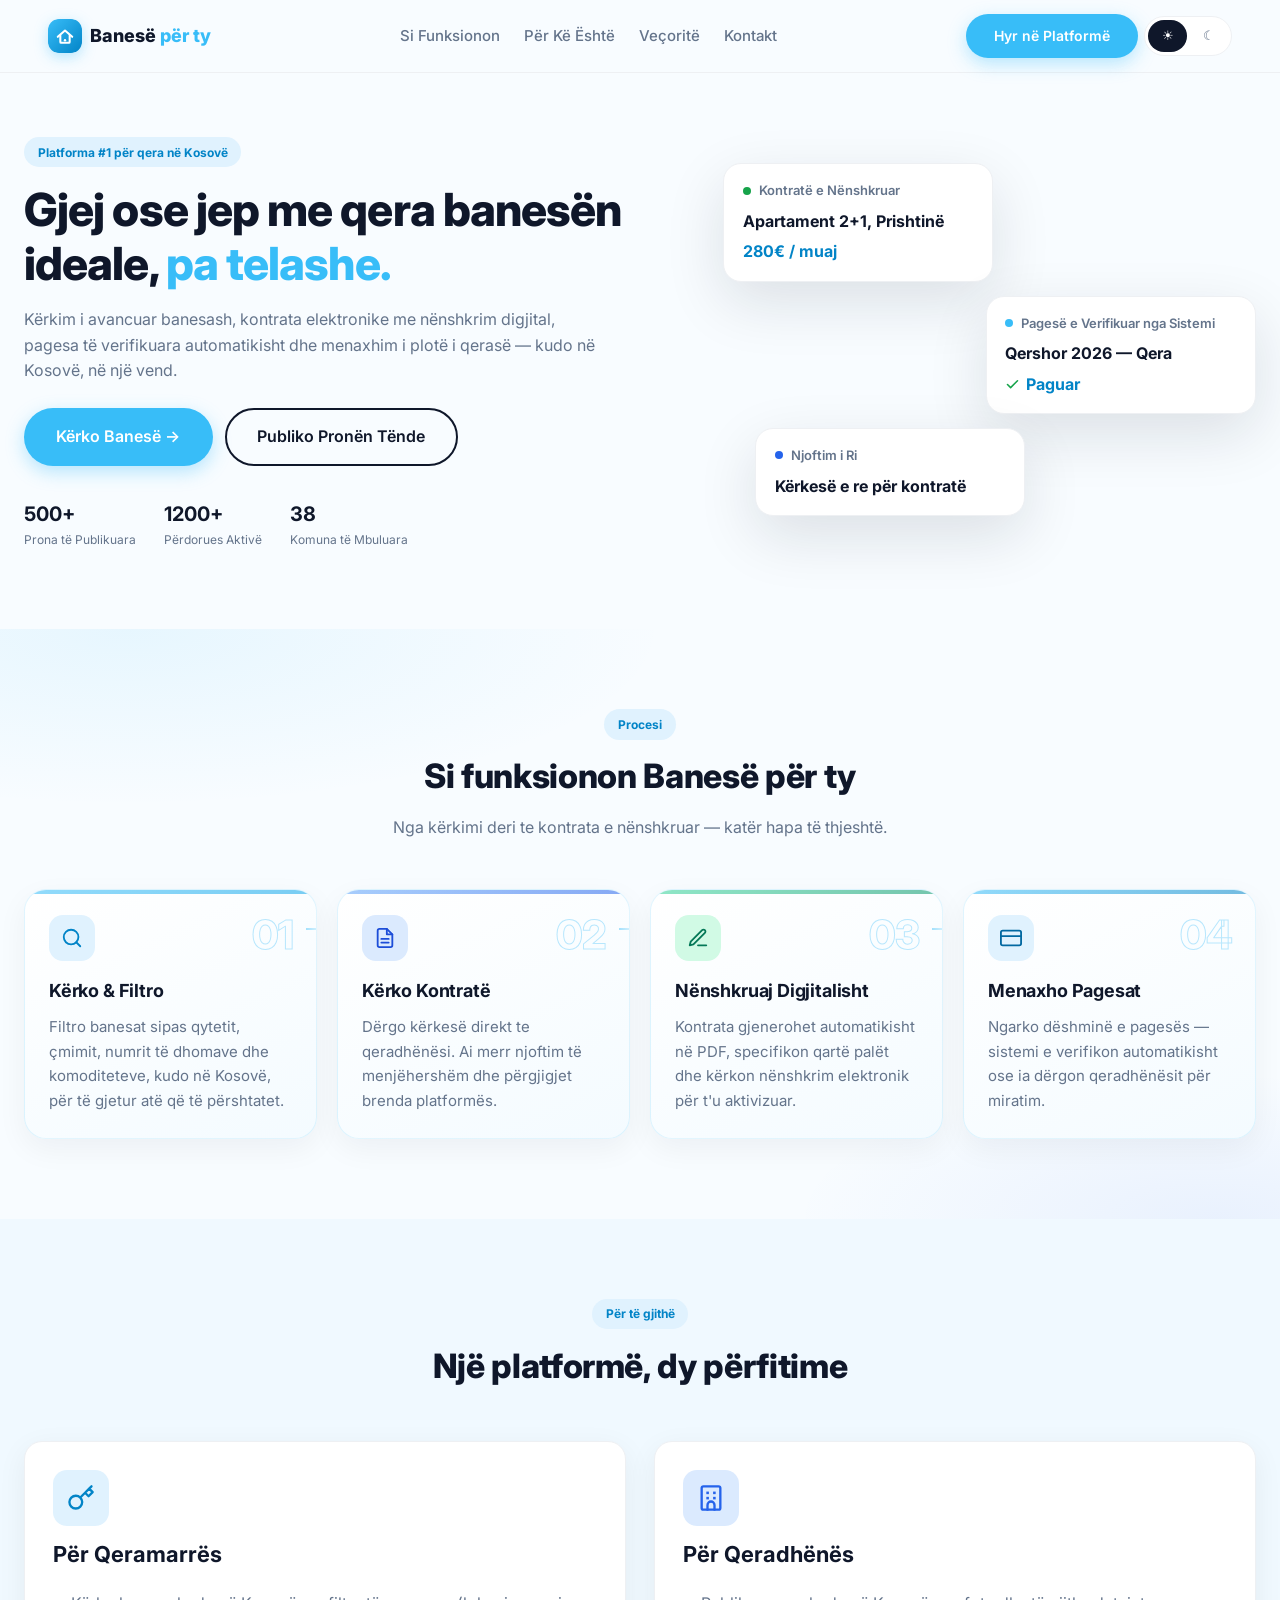
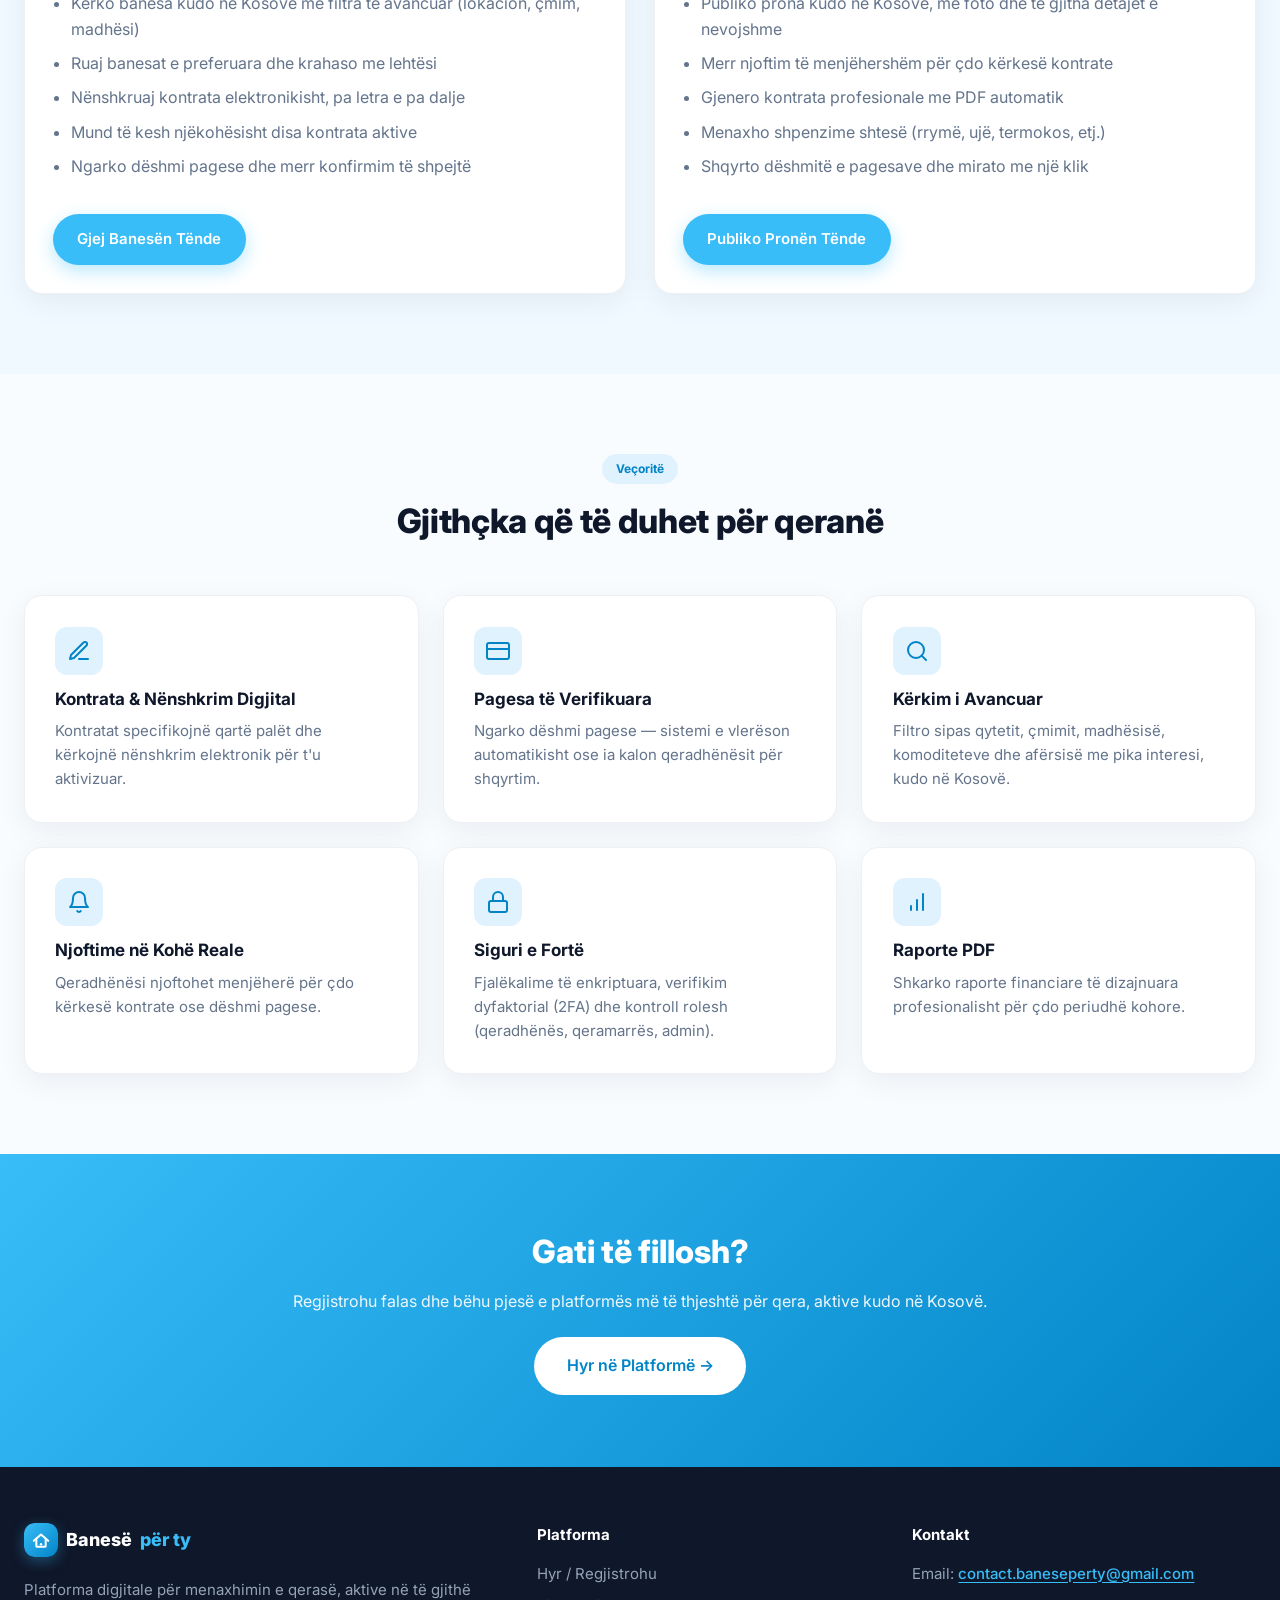
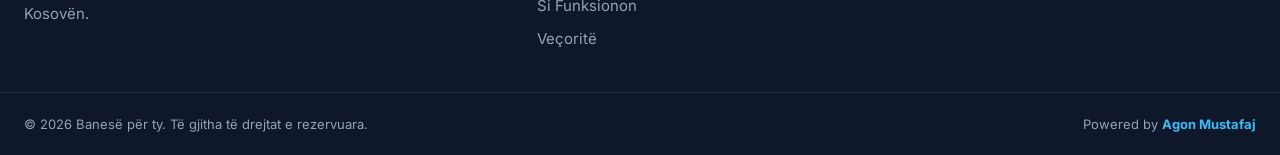
<file: index.html>
<!DOCTYPE html>
<html lang="sq">
<head>
<meta charset="UTF-8" />
<meta name="viewport" content="width=device-width, initial-scale=1.0" />
<title>Banesë për ty — Platforma për Qera në Kosovë</title>
<meta name="description" content="Banesë për ty është platforma digjitale në Kosovë për kërkim banesash me qera, kontrata elektronike, pagesa të verifikuara dhe menaxhim qeraje — kudo në vend." />
<meta name="keywords" content="banesa me qera Kosovë, qera apartamente Prishtinë, kontrata qeraje online, platformë qeraje, banesa për qeramarrës, qeradhënës Kosovë" />
<meta name="author" content="Agon Mustafaj" />
<meta name="robots" content="index, follow" />
<link rel="icon" type="image/svg+xml" href="favicon.svg" />
<link rel="apple-touch-icon" href="favicon.svg" />
<link rel="canonical" href="https://banese-per-ty.agonmustafaj01.workers.dev/" />

<!-- Open Graph / Social -->
<meta property="og:type" content="website" />
<meta property="og:url" content="https://banese-per-ty.agonmustafaj01.workers.dev/" />
<meta property="og:site_name" content="Banesë për ty" />
<meta property="og:title" content="Banesë për ty — Platforma për Qera në Kosovë" />
<meta property="og:description" content="Gjej ose jep me qera banesën ideale kudo në Kosovë. Kontrata elektronike, pagesa të verifikuara dhe kërkim i avancuar — gjithçka në një platformë." />
<meta property="og:locale" content="sq_AL" />
<meta name="twitter:card" content="summary_large_image" />
<meta name="twitter:title" content="Banesë për ty — Platforma për Qera në Kosovë" />
<meta name="twitter:description" content="Gjej ose jep me qera banesën ideale kudo në Kosovë, me kontrata elektronike dhe pagesa të verifikuara." />

<link rel="preconnect" href="https://fonts.googleapis.com" />
<link rel="preconnect" href="https://fonts.gstatic.com" crossorigin />
<link href="https://fonts.googleapis.com/css2?family=Inter:wght@400;500;600;700;800&display=swap" rel="stylesheet" />
<link rel="stylesheet" href="css/theme.css?v=5" />
<link rel="stylesheet" href="css/landing.css?v=18" />

<script type="application/ld+json">
{
  "@context": "https://schema.org",
  "@type": "WebSite",
  "name": "Banesë për ty",
  "url": "https://banese-per-ty.agonmustafaj01.workers.dev/",
  "description": "Platforma digjitale për menaxhimin e qerasë në Kosovë — kërkim banesash, kontrata elektronike dhe pagesa të verifikuara.",
  "inLanguage": "sq",
  "publisher": {
    "@type": "Organization",
    "name": "Banesë për ty",
    "url": "https://banese-per-ty.agonmustafaj01.workers.dev/"
  }
}
</script>
</head>
<body>

<header class="site-header" id="top">
  <div class="container header-shell">
    <a href="#top" class="logo">
      <svg class="logo-mark" width="34" height="34" viewBox="0 0 40 40" fill="none" xmlns="http://www.w3.org/2000/svg" aria-hidden="true" focusable="false">
        <rect width="40" height="40" rx="11" fill="url(#lgGradHeader)"/>
        <path d="M11.5 21 20 13.5 28.5 21" stroke="#fff" stroke-width="2.4" stroke-linecap="round" stroke-linejoin="round"/>
        <path d="M14.5 19.5V27a1 1 0 0 0 1 1h9a1 1 0 0 0 1-1v-7.5" stroke="#fff" stroke-width="2.4" stroke-linecap="round" stroke-linejoin="round"/>
        <circle cx="20" cy="25" r="1.4" fill="#fff"/>
        <defs>
          <linearGradient id="lgGradHeader" x1="0" y1="0" x2="40" y2="40" gradientUnits="userSpaceOnUse">
            <stop offset="0" style="stop-color:var(--primary)"/>
            <stop offset="1" style="stop-color:var(--primary-dark)"/>
          </linearGradient>
        </defs>
      </svg>
      <span class="logo-text">Banesë <span>për ty</span></span>
    </a>
    <nav class="main-nav" id="main-nav" aria-label="Kryesore">
      <a href="#si-funksionon">Si Funksionon</a>
      <a href="#per-kend">Për Kë Është</a>
      <a href="#veçorite">Veçoritë</a>
      <a href="#kontakt">Kontakt</a>
    </nav>
    <div class="header-actions">
      <a href="Website/index.html" class="btn btn-primary header-cta" data-app-entry="login">Hyr në Platformë</a>
      <div class="header-controls" id="header-theme" aria-label="Tema"></div>
      <button class="nav-toggle" id="nav-toggle" aria-label="Hap menynë" aria-expanded="false">
        <span class="nav-toggle-bar"></span>
        <span class="nav-toggle-bar"></span>
        <span class="nav-toggle-bar"></span>
      </button>
    </div>
  </div>
</header>

<main>
  <section class="hero">
    <div class="container hero-inner">
      <div class="hero-text">
        <a href="Website/index.html" class="btn btn-primary btn-lg hero-platform-cta" data-app-entry="login">Hyr në Platformë</a>
        <span class="eyebrow">Platforma #1 për qera në Kosovë</span>
        <h1 data-i18n-html="hero.title">Gjej ose jep me qera banesën ideale, <span class="accent">pa telashe.</span></h1>
        <p class="hero-sub" data-i18n="hero.sub">Kërkim i avancuar banesash, kontrata elektronike me nënshkrim digjital, pagesa të verifikuara automatikisht dhe menaxhim i plotë i qerasë — kudo në Kosovë, në një vend.</p>
        <div class="hero-cta">
          <a href="Website/index.html" class="btn btn-primary btn-lg" data-app-entry="search" data-i18n="hero.ctaSearch">Kërko Banesë →</a>
          <a href="Website/index.html" class="btn btn-outline btn-lg" data-app-entry="publish" data-i18n="hero.ctaPublish">Publiko Pronën Tënde</a>
        </div>
        <div class="hero-trust">
          <div><strong>500+</strong><span data-i18n="hero.trust1">Prona të Publikuara</span></div>
          <div><strong>1200+</strong><span data-i18n="hero.trust2">Përdorues Aktivë</span></div>
          <div><strong>38</strong><span data-i18n="hero.trust3">Komuna të Mbuluara</span></div>
        </div>
      </div>
      <div class="hero-art" aria-hidden="true">
        <div class="hero-card card-1">
          <div class="hc-row"><span class="hc-dot green"></span> <span data-i18n="heroCard.signed">Kontratë e Nënshkruar</span></div>
          <div class="hc-title">Apartament 2+1, Prishtinë</div>
          <div class="hc-price"><span data-i18n="heroCard.perMonth">280€ / muaj</span></div>
        </div>
        <div class="hero-card card-2">
          <div class="hc-row"><span class="hc-dot orange"></span> <span data-i18n="heroCard.verified">Pagesë e Verifikuar nga Sistemi</span></div>
          <div class="hc-title" data-i18n="heroCard.rentJune">Qershor 2026 — Qera</div>
          <div class="hc-price"><svg class="icon-check" viewBox="0 0 24 24" fill="none" stroke="currentColor" stroke-width="2.5" stroke-linecap="round" stroke-linejoin="round" aria-hidden="true"><polyline points="20 6 9 17 4 12"/></svg><span data-i18n="heroCard.paid">Paguar</span></div>
        </div>
        <div class="hero-card card-3">
          <div class="hc-row"><span class="hc-dot blue"></span> <span data-i18n="heroCard.newNotif">Njoftim i Ri</span></div>
          <div class="hc-title" data-i18n="heroCard.newRequest">Kërkesë e re për kontratë</div>
        </div>
      </div>
    </div>
  </section>

  <section id="si-funksionon" class="section">
    <div class="container">
      <div class="section-head">
        <span class="eyebrow" data-i18n="steps.eyebrow">Procesi</span>
        <h2 data-i18n="steps.title">Si funksionon Banesë për ty</h2>
        <p data-i18n="steps.subtitle">Nga kërkimi deri te kontrata e nënshkruar — katër hapa të thjeshtë.</p>
      </div>
      <div class="steps-grid">
        <article class="step-card" data-step="1">
          <div class="step-card__accent" aria-hidden="true"></div>
          <div class="step-card__head">
            <span class="step-card__icon step-card__icon--search" aria-hidden="true">
              <svg viewBox="0 0 24 24" fill="none" stroke="currentColor" stroke-width="2" stroke-linecap="round" stroke-linejoin="round"><circle cx="11" cy="11" r="8"/><line x1="21" y1="21" x2="16.65" y2="16.65"/></svg>
            </span>
            <span class="step-card__num">01</span>
          </div>
          <h3 data-i18n="step1.title">Kërko & Filtro</h3>
          <p data-i18n="step1.desc">Filtro banesat sipas qytetit, çmimit, numrit të dhomave dhe komoditeteve, kudo në Kosovë, për të gjetur atë që të përshtatet.</p>
        </article>
        <article class="step-card" data-step="2">
          <div class="step-card__accent" aria-hidden="true"></div>
          <div class="step-card__head">
            <span class="step-card__icon step-card__icon--contract" aria-hidden="true">
              <svg viewBox="0 0 24 24" fill="none" stroke="currentColor" stroke-width="2" stroke-linecap="round" stroke-linejoin="round"><path d="M14 2H6a2 2 0 0 0-2 2v16a2 2 0 0 0 2 2h12a2 2 0 0 0 2-2V8z"/><polyline points="14 2 14 8 20 8"/><line x1="16" y1="13" x2="8" y2="13"/><line x1="16" y1="17" x2="8" y2="17"/></svg>
            </span>
            <span class="step-card__num">02</span>
          </div>
          <h3 data-i18n="step2.title">Kërko Kontratë</h3>
          <p data-i18n="step2.desc">Dërgo kërkesë direkt te qeradhënësi. Ai merr njoftim të menjëhershëm dhe përgjigjet brenda platformës.</p>
        </article>
        <article class="step-card" data-step="3">
          <div class="step-card__accent" aria-hidden="true"></div>
          <div class="step-card__head">
            <span class="step-card__icon step-card__icon--sign" aria-hidden="true">
              <svg viewBox="0 0 24 24" fill="none" stroke="currentColor" stroke-width="2" stroke-linecap="round" stroke-linejoin="round"><path d="M12 20h9"/><path d="M16.5 3.5a2.121 2.121 0 0 1 3 3L7 19l-4 1 1-4L16.5 3.5z"/></svg>
            </span>
            <span class="step-card__num">03</span>
          </div>
          <h3 data-i18n="step3.title">Nënshkruaj Digjitalisht</h3>
          <p data-i18n="step3.desc">Kontrata gjenerohet automatikisht në PDF, specifikon qartë palët dhe kërkon nënshkrim elektronik për t'u aktivizuar.</p>
        </article>
        <article class="step-card" data-step="4">
          <div class="step-card__accent" aria-hidden="true"></div>
          <div class="step-card__head">
            <span class="step-card__icon step-card__icon--pay" aria-hidden="true">
              <svg viewBox="0 0 24 24" fill="none" stroke="currentColor" stroke-width="2" stroke-linecap="round" stroke-linejoin="round"><rect x="1" y="4" width="22" height="16" rx="2"/><line x1="1" y1="10" x2="23" y2="10"/></svg>
            </span>
            <span class="step-card__num">04</span>
          </div>
          <h3 data-i18n="step4.title">Menaxho Pagesat</h3>
          <p data-i18n="step4.desc">Ngarko dëshminë e pagesës — sistemi e verifikon automatikisht ose ia dërgon qeradhënësit për miratim.</p>
        </article>
      </div>
    </div>
  </section>

  <section id="per-kend" class="section alt">
    <div class="container">
      <div class="section-head">
        <span class="eyebrow" data-i18n="perKend.eyebrow">Për të gjithë</span>
        <h2 data-i18n="perKend.title">Një platformë, dy përfitime</h2>
      </div>
      <div class="two-col">
        <div class="persona-card">
          <div class="persona-icon persona-icon-tenant"><svg viewBox="0 0 24 24" fill="none" stroke="currentColor" stroke-width="2" stroke-linecap="round" stroke-linejoin="round" aria-hidden="true"><path d="M21 2l-2 2m-7.61 7.61a5.5 5.5 0 1 1-7.778 7.778 5.5 5.5 0 0 1 7.777-7.777zm0 0L15.5 7.5m0 0l3 3L22 7l-3-3m-3.5 3.5L19 4"/></svg></div>
          <h3 data-i18n="tenant.title">Për Qeramarrës</h3>
          <ul>
            <li data-i18n="tenant.li1">Kërko banesa kudo në Kosovë me filtra të avancuar (lokacion, çmim, madhësi)</li>
            <li data-i18n="tenant.li2">Ruaj banesat e preferuara dhe krahaso me lehtësi</li>
            <li data-i18n="tenant.li3">Nënshkruaj kontrata elektronikisht, pa letra e pa dalje</li>
            <li data-i18n="tenant.li4">Mund të kesh njëkohësisht disa kontrata aktive</li>
            <li data-i18n="tenant.li5">Ngarko dëshmi pagese dhe merr konfirmim të shpejtë</li>
          </ul>
          <a href="Website/index.html" class="btn btn-primary" data-app-entry="search" data-i18n="tenant.cta">Gjej Banesën Tënde</a>
        </div>
        <div class="persona-card">
          <div class="persona-icon persona-icon-landlord"><svg viewBox="0 0 24 24" fill="none" stroke="currentColor" stroke-width="2" stroke-linecap="round" stroke-linejoin="round" aria-hidden="true"><rect x="4" y="2" width="16" height="20" rx="1.5"/><rect x="8" y="6.5" width="2.2" height="2.2" fill="currentColor" stroke="none"/><rect x="13.8" y="6.5" width="2.2" height="2.2" fill="currentColor" stroke="none"/><rect x="8" y="11" width="2.2" height="2.2" fill="currentColor" stroke="none"/><rect x="13.8" y="11" width="2.2" height="2.2" fill="currentColor" stroke="none"/><path d="M9 22v-4a3 3 0 0 1 6 0v4"/></svg></div>
          <h3 data-i18n="landlord.title">Për Qeradhënës</h3>
          <ul>
            <li data-i18n="landlord.li1">Publiko prona kudo në Kosovë, me foto dhe të gjitha detajet e nevojshme</li>
            <li data-i18n="landlord.li2">Merr njoftim të menjëhershëm për çdo kërkesë kontrate</li>
            <li data-i18n="landlord.li3">Gjenero kontrata profesionale me PDF automatik</li>
            <li data-i18n="landlord.li4">Menaxho shpenzime shtesë (rrymë, ujë, termokos, etj.)</li>
            <li data-i18n="landlord.li5">Shqyrto dëshmitë e pagesave dhe mirato me një klik</li>
          </ul>
          <a href="Website/index.html" class="btn btn-primary" data-app-entry="publish" data-i18n="landlord.cta">Publiko Pronën Tënde</a>
        </div>
      </div>
    </div>
  </section>

  <section id="veçorite" class="section">
    <div class="container">
      <div class="section-head">
        <span class="eyebrow" data-i18n="features.eyebrow">Veçoritë</span>
        <h2 data-i18n="features.title">Gjithçka që të duhet për qeranë</h2>
      </div>
      <div class="features-grid">
        <div class="feature-card">
          <div class="feature-icon"><svg viewBox="0 0 24 24" fill="none" stroke="currentColor" stroke-width="2" stroke-linecap="round" stroke-linejoin="round" aria-hidden="true"><path d="M12 20h9"/><path d="M16.5 3.5a2.121 2.121 0 0 1 3 3L7 19l-4 1 1-4L16.5 3.5z"/></svg></div>
          <h3 data-i18n="feature1.title">Kontrata & Nënshkrim Digjital</h3>
          <p data-i18n="feature1.desc">Kontratat specifikojnë qartë palët dhe kërkojnë nënshkrim elektronik për t'u aktivizuar.</p>
        </div>
        <div class="feature-card">
          <div class="feature-icon"><svg viewBox="0 0 24 24" fill="none" stroke="currentColor" stroke-width="2" stroke-linecap="round" stroke-linejoin="round" aria-hidden="true"><rect x="1" y="4" width="22" height="16" rx="2" ry="2"/><line x1="1" y1="10" x2="23" y2="10"/></svg></div>
          <h3 data-i18n="feature2.title">Pagesa të Verifikuara</h3>
          <p data-i18n="feature2.desc">Ngarko dëshmi pagese — sistemi e vlerëson automatikisht ose ia kalon qeradhënësit për shqyrtim.</p>
        </div>
        <div class="feature-card">
          <div class="feature-icon"><svg viewBox="0 0 24 24" fill="none" stroke="currentColor" stroke-width="2" stroke-linecap="round" stroke-linejoin="round" aria-hidden="true"><circle cx="11" cy="11" r="8"/><line x1="21" y1="21" x2="16.65" y2="16.65"/></svg></div>
          <h3 data-i18n="feature3.title">Kërkim i Avancuar</h3>
          <p data-i18n="feature3.desc">Filtro sipas qytetit, çmimit, madhësisë, komoditeteve dhe afërsisë me pika interesi, kudo në Kosovë.</p>
        </div>
        <div class="feature-card">
          <div class="feature-icon"><svg viewBox="0 0 24 24" fill="none" stroke="currentColor" stroke-width="2" stroke-linecap="round" stroke-linejoin="round" aria-hidden="true"><path d="M18 8A6 6 0 0 0 6 8c0 7-3 9-3 9h18s-3-2-3-9"/><path d="M13.73 21a2 2 0 0 1-3.46 0"/></svg></div>
          <h3 data-i18n="feature4.title">Njoftime në Kohë Reale</h3>
          <p data-i18n="feature4.desc">Qeradhënësi njoftohet menjëherë për çdo kërkesë kontrate ose dëshmi pagese.</p>
        </div>
        <div class="feature-card">
          <div class="feature-icon"><svg viewBox="0 0 24 24" fill="none" stroke="currentColor" stroke-width="2" stroke-linecap="round" stroke-linejoin="round" aria-hidden="true"><rect x="3" y="11" width="18" height="11" rx="2" ry="2"/><path d="M7 11V7a5 5 0 0 1 10 0v4"/></svg></div>
          <h3 data-i18n="feature5.title">Siguri e Fortë</h3>
          <p data-i18n="feature5.desc">Fjalëkalime të enkriptuara, verifikim dyfaktorial (2FA) dhe kontroll rolesh (qeradhënës, qeramarrës, admin).</p>
        </div>
        <div class="feature-card">
          <div class="feature-icon"><svg viewBox="0 0 24 24" fill="none" stroke="currentColor" stroke-width="2" stroke-linecap="round" stroke-linejoin="round" aria-hidden="true"><line x1="12" y1="20" x2="12" y2="10"/><line x1="18" y1="20" x2="18" y2="4"/><line x1="6" y1="20" x2="6" y2="16"/></svg></div>
          <h3 data-i18n="feature6.title">Raporte PDF</h3>
          <p data-i18n="feature6.desc">Shkarko raporte financiare të dizajnuara profesionalisht për çdo periudhë kohore.</p>
        </div>
      </div>
    </div>
  </section>

  <section class="cta-banner">
    <div class="container cta-inner">
      <h2 data-i18n="cta.title">Gati të fillosh?</h2>
      <p data-i18n="cta.sub">Regjistrohu falas dhe bëhu pjesë e platformës më të thjeshtë për qera, aktive kudo në Kosovë.</p>
      <a href="Website/index.html" class="btn btn-white btn-lg" data-app-entry="login" data-i18n="cta.button">Hyr në Platformë →</a>
    </div>
  </section>
</main>

<footer id="kontakt" class="site-footer">
  <div class="container footer-inner">
    <div class="footer-col">
      <div class="logo">
        <svg class="logo-mark" width="34" height="34" viewBox="0 0 40 40" fill="none" xmlns="http://www.w3.org/2000/svg" aria-hidden="true" focusable="false">
          <rect width="40" height="40" rx="11" fill="url(#lgGradFooter)"/>
          <path d="M11.5 21 20 13.5 28.5 21" stroke="#fff" stroke-width="2.4" stroke-linecap="round" stroke-linejoin="round"/>
          <path d="M14.5 19.5V27a1 1 0 0 0 1 1h9a1 1 0 0 0 1-1v-7.5" stroke="#fff" stroke-width="2.4" stroke-linecap="round" stroke-linejoin="round"/>
          <circle cx="20" cy="25" r="1.4" fill="#fff"/>
          <defs>
            <linearGradient id="lgGradFooter" x1="0" y1="0" x2="40" y2="40" gradientUnits="userSpaceOnUse">
              <stop offset="0" style="stop-color:var(--primary)"/>
              <stop offset="1" style="stop-color:var(--primary-dark)"/>
            </linearGradient>
          </defs>
        </svg>
        Banesë <span>për ty</span>
      </div>
      <p data-i18n="footer.tagline">Platforma digjitale për menaxhimin e qerasë, aktive në të gjithë Kosovën.</p>
    </div>
    <div class="footer-col">
      <h4 data-i18n="footer.platformHeading">Platforma</h4>
      <a href="Website/index.html" data-app-entry="login" data-i18n="footer.login">Hyr / Regjistrohu</a>
      <a href="#si-funksionon" data-i18n="nav.how">Si Funksionon</a>
      <a href="#veçorite" data-i18n="nav.features">Veçoritë</a>
    </div>
    <div class="footer-col">
      <h4 data-i18n="footer.contactHeading">Kontakt</h4>
      <p class="footer-contact-row">
        <span data-i18n="footer.emailLabel">Email:</span>
        <a
          href="mailto:contact.baneseperty@gmail.com?subject=Kontakt%20-%20Banesë%20për%20ty"
          class="footer-contact-email"
        >contact.baneseperty@gmail.com</a>
      </p>
    </div>
  </div>
  <div class="footer-bottom">
    <div class="container">
      <span><span data-i18n="footer.rightsPrefix">©</span> <span id="year"></span> Banesë për ty. <span data-i18n="footer.rightsSuffix">Të gjitha të drejtat e rezervuara.</span></span>
      <span class="powered-by">Powered by <strong>Agon Mustafaj</strong></span>
    </div>
  </div>
  </footer>

  <script src="Website/js/config.deploy.js"></script>
<script type="module" src="js/theme-landing.js?v=4"></script>
<script type="module" src="js/landing-nav.js?v=2"></script>
<script src="js/landing.js?v=7"></script>
</body>
</html>
</file>
<file: css/theme.css>
/* ── Banesë për ty — dizajn i përbashkët (light / dark) ── */
:root,
[data-theme="light"] {
  color-scheme: light;
  --primary: #38bdf8;
  --primary-dark: #0284c7;
  --primary-light: #e0f2fe;
  --blue: #2563eb;
  --blue-light: #dbeafe;
  --green: #16a34a;
  --green-light: #dcfce7;
  --success: #16a34a;
  --warning: #d97706;
  --danger: #dc2626;
  --dark: #0f172a;
  --text: #1f2937;
  --text-muted: #64748b;
  --bg: #f8fcff;
  --bg-alt: #f0f9ff;
  --bg-card: #ffffff;
  --input-bg: #f0f9ff;
  --input-focus-bg: #ffffff;
  --header-bg: rgba(248, 252, 255, 0.92);
  --nav-mobile-bg: #ffffff;
  --border: #eef0f3;
  --radius: 18px;
  --radius-sm: 12px;
  --shadow: 0 8px 30px rgba(15, 23, 42, 0.06);
  --shadow-lg: 0 20px 60px rgba(15, 23, 42, 0.12);
  --header-height: 64px;
  --container-pad: 1rem;
  --tap-min: 44px;
  --btn-shadow: 0 6px 18px rgba(56, 189, 248, 0.35);
  --accent-gradient: linear-gradient(135deg, #38bdf8 0%, #0284c7 100%);
  --auth-gradient: radial-gradient(ellipse 120% 80% at 50% -20%, #e0f2fe 0%, transparent 55%),
    linear-gradient(180deg, var(--bg) 0%, var(--bg-alt) 100%);
  --toggle-active-bg: var(--dark);
  --toggle-active-fg: #ffffff;
  --toggle-theme-width: 5.25rem;
  --toggle-lang-width: 5.25rem;
  --toggle-height: 2rem;
  --toggle-font: 0.8rem;
  --toggle-lang-font: 0.6875rem;
}

[data-theme="dark"] {
  color-scheme: dark;
  --primary: #38bdf8;
  --primary-dark: #7dd3fc;
  --primary-light: rgba(56, 189, 248, 0.14);
  --blue: #60a5fa;
  --blue-light: rgba(37, 99, 235, 0.22);
  --green: #4ade80;
  --green-light: rgba(74, 222, 128, 0.15);
  --success: #4ade80;
  --warning: #fbbf24;
  --danger: #f87171;
  --dark: #f8fafc;
  --text: #f1f5f9;
  --text-muted: #94a3b8;
  --bg: #0b1220;
  --bg-alt: #0f172a;
  --bg-card: #1e293b;
  --input-bg: #0f172a;
  --input-focus-bg: #1e293b;
  --header-bg: rgba(15, 23, 42, 0.94);
  --nav-mobile-bg: #1e293b;
  --border: #334155;
  --shadow: 0 8px 30px rgba(0, 0, 0, 0.35);
  --shadow-lg: 0 20px 60px rgba(0, 0, 0, 0.45);
  --btn-shadow: 0 6px 18px rgba(56, 189, 248, 0.2);
  --auth-gradient: radial-gradient(ellipse 120% 80% at 50% -20%, rgba(56, 189, 248, 0.12) 0%, transparent 55%),
    linear-gradient(180deg, var(--bg) 0%, var(--bg-alt) 100%);
  --toggle-active-bg: var(--primary);
  --toggle-active-fg: #0f172a;
}

.header-controls {
  display: flex;
  align-items: center;
  gap: 0.5rem;
  flex-shrink: 0;
  flex-wrap: nowrap;
}

/* Segmented toggles — madhësi fikse, dy kolona të barabarta */
.theme-switch,
.lang-switch {
  display: inline-grid;
  grid-template-columns: 1fr 1fr;
  align-items: stretch;
  border: 1.5px solid var(--border);
  border-radius: 999px;
  padding: 3px;
  background: var(--bg-card);
  gap: 2px;
  flex-shrink: 0;
  box-sizing: border-box;
}

.theme-switch {
  width: var(--toggle-theme-width);
  min-width: var(--toggle-theme-width);
}

.lang-switch {
  width: var(--toggle-lang-width);
  min-width: var(--toggle-lang-width);
}

.theme-btn,
.lang-btn {
  border: none;
  background: transparent;
  cursor: pointer;
  width: 100%;
  min-width: 0;
  height: var(--toggle-height);
  padding: 0;
  margin: 0;
  border-radius: 999px;
  display: inline-flex;
  align-items: center;
  justify-content: center;
  line-height: 1;
  color: var(--text-muted);
  transition: background 0.15s ease, color 0.15s ease;
  -webkit-tap-highlight-color: transparent;
}

.theme-btn {
  font-size: var(--toggle-font);
}

.lang-btn {
  font-size: var(--toggle-lang-font);
  font-weight: 700;
  letter-spacing: 0.04em;
}

.theme-btn:hover,
.lang-btn:hover {
  color: var(--text);
}

.theme-btn.active,
.lang-btn.active {
  background: var(--toggle-active-bg);
  color: var(--toggle-active-fg);
}

.header-controls--compact .theme-switch,
.header-controls--compact .lang-switch {
  width: var(--toggle-theme-width);
  min-width: var(--toggle-theme-width);
}

.nav-mobile-toolbar {
  display: none !important;
}

.nav-mobile-cta {
  display: none;
  margin: 0.85rem var(--container-pad) 0.25rem;
  text-align: center;
  justify-content: center;
  width: calc(100% - var(--container-pad) * 2);
}

/* Phone */
@media (max-width: 599px) {
  :root {
    --toggle-theme-width: 4.5rem;
    --toggle-lang-width: 4.5rem;
    --toggle-height: 1.75rem;
    --toggle-font: 0.75rem;
    --toggle-lang-font: 0.625rem;
    --container-pad: 0.875rem;
  }

  .header-controls {
    gap: 0.35rem;
  }

  .theme-switch,
  .lang-switch {
    padding: 2px;
    gap: 1px;
  }
}

/* Small phone */
@media (max-width: 379px) {
  :root {
    --toggle-theme-width: 4.1rem;
    --toggle-lang-width: 4.1rem;
    --toggle-height: 1.65rem;
    --container-pad: 0.75rem;
  }
}

/* Tablet */
@media (min-width: 600px) and (max-width: 899px) {
  :root {
    --toggle-theme-width: 5rem;
    --toggle-lang-width: 5rem;
    --toggle-height: 1.9rem;
    --container-pad: 1.25rem;
  }
}

/* Desktop */
@media (min-width: 900px) {
  :root {
    --toggle-theme-width: 5.5rem;
    --toggle-lang-width: 5.5rem;
    --toggle-height: 2rem;
    --container-pad: 1.5rem;
  }

  .nav-mobile-cta {
    display: none !important;
  }
}

/* Large desktop / TV */
@media (min-width: 1200px) {
  :root {
    --container-pad: 2rem;
  }
}

@media (min-width: 1600px) {
  :root {
    --header-height: 76px;
    --container-pad: 2.5rem;
    --toggle-theme-width: 6rem;
    --toggle-lang-width: 6rem;
    --toggle-height: 2.15rem;
    --toggle-font: 0.85rem;
    --toggle-lang-font: 0.75rem;
    --tap-min: 48px;
  }
}

@media (min-width: 1920px) {
  :root {
    --header-height: 80px;
    --container-pad: 3rem;
    --toggle-theme-width: 6.5rem;
    --toggle-lang-width: 6.5rem;
    --toggle-height: 2.25rem;
    --tap-min: 52px;
  }
}

/* Floating theme toggle — visible but outside nav/header bars */
.theme-fab {
  position: fixed;
  right: max(0.75rem, env(safe-area-inset-right));
  bottom: max(0.85rem, env(safe-area-inset-bottom));
  z-index: 55;
  padding: 3px;
  border-radius: 999px;
  background: var(--bg-card);
  border: 1.5px solid var(--border);
  box-shadow: var(--shadow);
}

.theme-fab .theme-switch {
  margin: 0;
}

@media (min-width: 900px) {
  .theme-fab {
    top: calc(var(--header-height) + 0.65rem);
    bottom: auto;
    right: max(1rem, env(safe-area-inset-right));
  }
}

/* Safe area (notch / home indicator) */
@supports (padding: max(0px)) {
  .site-header,
  .top-header,
  .sub-page-header {
    padding-left: max(var(--container-pad), env(safe-area-inset-left));
    padding-right: max(var(--container-pad), env(safe-area-inset-right));
  }

  .page-content {
    padding-left: max(var(--container-pad), env(safe-area-inset-left));
    padding-right: max(var(--container-pad), env(safe-area-inset-right));
    padding-bottom: max(1.25rem, env(safe-area-inset-bottom));
  }
}
</file>
<file: css/landing.css>
@import url('theme.css');

* { box-sizing: border-box; margin: 0; padding: 0; }

html {
  scroll-behavior: smooth;
  overflow-x: hidden;
}

body {
  font-family: 'Inter', ui-sans-serif, system-ui, sans-serif;
  color: var(--text);
  background: var(--bg);
  line-height: 1.6;
  -webkit-font-smoothing: antialiased;
  overflow-x: hidden;
}

.container {
  width: 100%;
  max-width: 1180px;
  margin: 0 auto;
  padding: 0 var(--container-pad);
}

a { color: inherit; text-decoration: none; }

img { max-width: 100%; display: block; }

/* ── Buttons ── */
.btn {
  display: inline-flex;
  align-items: center;
  justify-content: center;
  gap: 0.4rem;
  padding: 0.7rem 1.4rem;
  border-radius: 999px;
  font-weight: 600;
  font-size: 0.9375rem;
  border: 2px solid transparent;
  cursor: pointer;
  transition: transform 0.15s ease, box-shadow 0.15s ease, background 0.15s ease;
}
.btn:hover { transform: translateY(-1px); }
.btn-primary { background: var(--primary); color: #fff; box-shadow: var(--btn-shadow); }
.btn-primary:hover { background: var(--primary-dark); }
.btn-outline { border-color: var(--dark); color: var(--dark); }
.btn-outline:hover { background: var(--dark); color: #fff; }
.btn-white { background: #fff; color: var(--primary-dark); }
.btn-lg { padding: 0.9rem 1.9rem; font-size: 1rem; }

/* ── Header (mobile-first) ── */
.site-header {
  position: relative;
  z-index: 50;
  background: var(--header-bg);
  backdrop-filter: blur(10px);
  border-bottom: 1px solid var(--border);
}

.header-shell {
  display: flex;
  align-items: center;
  justify-content: space-between;
  gap: 0.5rem;
  height: var(--header-height);
  min-height: var(--header-height);
  position: relative;
}

.logo {
  display: inline-flex;
  align-items: center;
  gap: 0.5rem;
  font-size: 1.125rem;
  font-weight: 800;
  color: var(--dark);
  flex-shrink: 0;
  min-width: 0;
}

.logo-text span { color: var(--primary); }
.logo-mark {
  flex-shrink: 0;
  width: 32px;
  height: 32px;
  border-radius: 9px;
  box-shadow: 0 4px 14px rgba(56, 189, 248, 0.35);
}

.main-nav {
  display: none;
  flex-direction: column;
  gap: 0;
  position: fixed;
  top: var(--header-height);
  left: 0;
  right: 0;
  width: 100%;
  background: var(--nav-mobile-bg);
  border-bottom: 1px solid var(--border);
  box-shadow: var(--shadow);
  z-index: 40;
  max-height: calc(100vh - var(--header-height));
  overflow-y: auto;
}

.main-nav.nav-open { display: flex; }

.main-nav a {
  display: block;
  padding: 0.95rem var(--container-pad);
  border-bottom: 1px solid var(--border);
  color: var(--text-muted);
  font-weight: 500;
  font-size: 0.9375rem;
  min-height: var(--tap-min);
  display: flex;
  align-items: center;
}

.main-nav a:hover { color: var(--dark); background: var(--bg-alt); }

.header-actions {
  display: flex;
  align-items: center;
  gap: 0.35rem;
  flex-shrink: 0;
  min-width: 0;
}

@media (max-width: 899px) {
  .header-shell {
    display: flex;
    flex-wrap: nowrap;
    align-items: center;
    justify-content: space-between;
    gap: 0.35rem;
    height: var(--header-height);
    min-height: var(--header-height);
    padding: 0;
  }

  .header-shell .logo {
    flex: 1 1 auto;
    min-width: 0;
    align-items: center;
    align-self: center;
  }

  .header-shell .logo-text {
    white-space: nowrap;
    font-size: clamp(0.8125rem, 3.6vw, 1rem);
    line-height: 1.15;
  }

  .header-shell .main-nav {
    top: var(--header-height);
  }

  .header-shell .header-actions {
    display: flex;
    flex-shrink: 0;
    align-items: center;
    align-self: center;
    gap: 0.35rem;
    border-top: none;
    padding: 0;
    width: auto;
    overflow: visible;
    justify-content: flex-end;
  }

  .header-actions .header-cta {
    display: none !important;
  }

  .header-shell .nav-toggle-bar:nth-child(1) { top: 4px; }
  .header-shell .nav-toggle-bar:nth-child(2) { top: 13px; }
  .header-shell .nav-toggle-bar:nth-child(3) { top: 22px; }
  .header-shell .nav-toggle.is-open .nav-toggle-bar:nth-child(1) { top: 13px; }
  .header-shell .nav-toggle.is-open .nav-toggle-bar:nth-child(3) { top: 13px; }

  .hero-platform-cta {
    display: inline-flex;
    margin-bottom: 0.85rem;
    width: auto;
    max-width: 100%;
  }
}

.hero-platform-cta {
  display: none;
}

.header-cta {
  min-width: auto;
  padding: 0.5rem 0.65rem;
  font-size: 0.75rem;
  white-space: nowrap;
}

/* ── Nav toggle (CSS-drawn hamburger / close) ── */
.nav-toggle {
  display: flex;
  align-items: center;
  justify-content: center;
  position: relative;
  width: var(--tap-min);
  height: var(--tap-min);
  min-width: var(--tap-min);
  min-height: var(--tap-min);
  background: none;
  border: none;
  padding: 0;
  cursor: pointer;
  flex-shrink: 0;
}
.nav-toggle-bar {
  position: absolute;
  left: 0;
  width: 100%;
  height: 2px;
  border-radius: 2px;
  background: var(--dark);
  transition: transform 0.25s ease, opacity 0.2s ease, top 0.25s ease;
}
.nav-toggle-bar:nth-child(1) { top: 0; }
.nav-toggle-bar:nth-child(2) { top: 9px; }
.nav-toggle-bar:nth-child(3) { top: 18px; }
.nav-toggle.is-open .nav-toggle-bar:nth-child(1) { top: 9px; transform: rotate(45deg); }
.nav-toggle.is-open .nav-toggle-bar:nth-child(2) { opacity: 0; }
.nav-toggle.is-open .nav-toggle-bar:nth-child(3) { top: 9px; transform: rotate(-45deg); }

/* ── Language switch (uses theme.css grid tokens) ── */
.lang-switch {
  display: inline-grid;
  grid-template-columns: 1fr 1fr;
  align-items: stretch;
  border: 1.5px solid var(--border);
  border-radius: 999px;
  padding: 3px;
  background: var(--bg-card);
  gap: 2px;
  flex-shrink: 0;
  width: var(--toggle-lang-width);
  min-width: var(--toggle-lang-width);
  box-sizing: border-box;
}

.lang-btn {
  border: none;
  background: transparent;
  cursor: pointer;
  font-size: var(--toggle-lang-font);
  font-weight: 700;
  letter-spacing: 0.04em;
  color: var(--text-muted);
  width: 100%;
  min-width: 0;
  height: var(--toggle-height);
  padding: 0;
  border-radius: 999px;
  display: inline-flex;
  align-items: center;
  justify-content: center;
  transition: background 0.15s ease, color 0.15s ease;
  -webkit-tap-highlight-color: transparent;
}

.lang-btn:hover { color: var(--text); }
.lang-btn.active { background: var(--toggle-active-bg); color: var(--toggle-active-fg); }

/* Fixed-width CTA prevents layout shift between SQ/EN */
.header-cta {
  min-width: 7.5rem;
  max-width: 7.5rem;
  padding: 0.55rem 0.5rem;
  font-size: 0.75rem;
  line-height: 1.2;
  white-space: normal;
  text-align: center;
  min-height: var(--tap-min);
}

/* ── Hero (mobile-first, centered) ── */
.hero {
  padding: 2.5rem 0 3rem;
  overflow: hidden;
}

.hero-inner {
  display: flex;
  flex-direction: column;
  gap: 2rem;
  align-items: center;
}

.hero-text {
  width: 100%;
  text-align: center;
  display: flex;
  flex-direction: column;
  align-items: center;
}

.eyebrow {
  display: inline-block;
  background: var(--primary-light);
  color: var(--primary-dark);
  font-weight: 700;
  font-size: 0.75rem;
  padding: 0.35rem 0.85rem;
  border-radius: 999px;
  margin-bottom: 1rem;
}

.hero-text h1 {
  font-size: clamp(1.75rem, 5.5vw, 2.85rem);
  font-weight: 800;
  line-height: 1.18;
  color: var(--dark);
  letter-spacing: -0.02em;
  max-width: 20ch;
}

.hero-text h1 .accent { color: var(--primary); }

.hero-sub {
  margin-top: 1rem;
  font-size: 1rem;
  color: var(--text-muted);
  max-width: 36rem;
}

.hero-cta {
  display: flex;
  flex-direction: column;
  align-items: stretch;
  gap: 0.75rem;
  margin-top: 1.5rem;
  width: 100%;
  max-width: 22rem;
}

.hero-cta .btn {
  width: 100%;
  min-height: var(--tap-min);
}

.hero-trust {
  display: flex;
  justify-content: center;
  flex-wrap: wrap;
  gap: 1.25rem 1.75rem;
  margin-top: 2rem;
  width: 100%;
}

.hero-trust div {
  display: flex;
  flex-direction: column;
  align-items: center;
  min-width: 5.5rem;
}

.hero-trust strong { font-size: 1.25rem; color: var(--dark); }
.hero-trust span { font-size: 0.75rem; color: var(--text-muted); text-align: center; }

.hero-art {
  display: flex;
  flex-direction: column;
  align-items: center;
  gap: 0.85rem;
  width: 100%;
  max-width: 20rem;
  margin: 0 auto;
}

.hero-card {
  position: relative;
  background: #fff;
  border: 1px solid var(--border);
  border-radius: var(--radius);
  box-shadow: var(--shadow-lg);
  padding: 1rem 1.15rem;
  width: 100%;
}

.card-1,
.card-2,
.card-3 {
  align-self: center;
  margin-left: 0;
}
.hc-row { display: flex; align-items: center; gap: 0.5rem; font-size: 0.8125rem; color: var(--text-muted); font-weight: 600; }
.hc-dot { width: 8px; height: 8px; border-radius: 50%; }
.hc-dot.green { background: var(--green); }
.hc-dot.orange { background: var(--primary); }
.hc-dot.blue { background: var(--blue); }
.hc-title { margin-top: 0.5rem; font-weight: 700; color: var(--dark); }
.hc-price { margin-top: 0.3rem; color: var(--primary-dark); font-weight: 700; display: flex; align-items: center; gap: 0.35rem; }
.icon-check { width: 15px; height: 15px; flex-shrink: 0; color: var(--green); }

/* ── Sections ── */
.section { padding: 3.5rem 0; }
.section.alt { background: var(--bg-alt); }
.section-head {
  text-align: center;
  max-width: 40rem;
  margin: 0 auto 2rem;
  padding: 0 0.25rem;
}
.section-head h2 {
  font-size: clamp(1.5rem, 4.5vw, 2.1rem);
  font-weight: 800;
  color: var(--dark);
  margin-top: 0.6rem;
  letter-spacing: -0.01em;
}
.section-head p {
  margin-top: 0.75rem;
  color: var(--text-muted);
  font-size: 1rem;
}
.section-head .eyebrow { margin-bottom: 0; }

/* ── Steps ── */
#si-funksionon {
  position: relative;
  overflow: hidden;
}

#si-funksionon::before {
  content: '';
  position: absolute;
  inset: 0;
  background:
    radial-gradient(ellipse 70% 50% at 10% 0%, rgba(56, 189, 248, 0.09), transparent 60%),
    radial-gradient(ellipse 60% 45% at 95% 100%, rgba(37, 99, 235, 0.07), transparent 55%);
  pointer-events: none;
}

#si-funksionon .container { position: relative; z-index: 1; }

.steps-grid {
  display: grid;
  grid-template-columns: 1fr;
  gap: 1rem;
  align-items: stretch;
}

.step-card {
  position: relative;
  isolation: isolate;
  background: linear-gradient(155deg, #ffffff 0%, #f4fbff 100%);
  border: 1px solid rgba(56, 189, 248, 0.14);
  border-radius: 22px;
  padding: 1.6rem 1.5rem 1.5rem;
  box-shadow: 0 10px 30px rgba(15, 23, 42, 0.05);
  transition:
    transform 0.4s cubic-bezier(0.22, 1, 0.36, 1),
    box-shadow 0.4s cubic-bezier(0.22, 1, 0.36, 1),
    filter 0.4s ease,
    opacity 0.4s ease,
    border-color 0.4s ease;
  overflow: hidden;
}

.step-card__accent {
  position: absolute;
  top: 0;
  left: 0;
  width: 100%;
  height: 4px;
  background: linear-gradient(90deg, var(--primary), var(--blue));
  opacity: 0.55;
  transition: opacity 0.35s ease, height 0.35s ease;
}

.step-card[data-step="1"] .step-card__accent { background: linear-gradient(90deg, #38bdf8, #0ea5e9); }
.step-card[data-step="2"] .step-card__accent { background: linear-gradient(90deg, #60a5fa, #2563eb); }
.step-card[data-step="3"] .step-card__accent { background: linear-gradient(90deg, #34d399, #059669); }
.step-card[data-step="4"] .step-card__accent { background: linear-gradient(90deg, #38bdf8, #0284c7); }

.step-card__head {
  display: flex;
  align-items: flex-start;
  justify-content: space-between;
  gap: 0.75rem;
  margin-bottom: 1rem;
}

.step-card__icon {
  display: inline-flex;
  align-items: center;
  justify-content: center;
  width: 46px;
  height: 46px;
  border-radius: 14px;
  flex-shrink: 0;
}

.step-card__icon svg { width: 22px; height: 22px; }

.step-card__icon--search { background: #e0f2fe; color: #0284c7; }
.step-card__icon--contract { background: #dbeafe; color: #1d4ed8; }
.step-card__icon--sign { background: #d1fae5; color: #047857; }
.step-card__icon--pay { background: #e0f2fe; color: #0369a1; }

.step-card__num {
  font-size: 2.5rem;
  font-weight: 800;
  line-height: 1;
  letter-spacing: -0.04em;
  color: transparent;
  -webkit-text-stroke: 1px rgba(56, 189, 248, 0.35);
  user-select: none;
}

.step-card h3 {
  font-size: 1.125rem;
  font-weight: 700;
  color: var(--dark);
  letter-spacing: -0.01em;
}

.step-card p {
  margin-top: 0.55rem;
  color: var(--text-muted);
  font-size: 0.9375rem;
  line-height: 1.65;
}

@media (hover: hover) and (pointer: fine) {
  .steps-grid:has(.step-card:hover) .step-card:not(:hover) {
    filter: blur(2.5px);
    opacity: 0.88;
    transform: scale(0.985);
  }

  .step-card:hover {
    transform: translateY(-6px) scale(1.02);
    border-color: rgba(56, 189, 248, 0.45);
    box-shadow: 0 22px 48px rgba(56, 189, 248, 0.18);
    z-index: 2;
  }

  .step-card:hover .step-card__accent {
    opacity: 1;
    height: 5px;
  }

  .step-card:hover .step-card__num {
    -webkit-text-stroke-color: rgba(56, 189, 248, 0.65);
  }
}

/* ── Two column persona ── */
.two-col {
  display: grid;
  grid-template-columns: 1fr;
  gap: 1rem;
}

.persona-card {
  background: #fff;
  border: 1px solid var(--border);
  border-radius: var(--radius);
  padding: 1.75rem;
  box-shadow: var(--shadow);
  text-align: center;
  display: flex;
  flex-direction: column;
  align-items: center;
}

.persona-card .btn {
  width: 100%;
  max-width: 18rem;
  min-height: var(--tap-min);
}

.persona-card ul {
  margin: 1.2rem 0 1.6rem;
  padding-left: 1.1rem;
  color: var(--text-muted);
  text-align: left;
  width: 100%;
}

.feature-card { text-align: center; }
.persona-icon {
  display: inline-flex;
  align-items: center;
  justify-content: center;
  width: 56px;
  height: 56px;
  border-radius: 14px;
}
.persona-icon svg { width: 28px; height: 28px; }
.persona-icon-tenant { background: var(--primary-light); color: var(--primary-dark); }
.persona-icon-landlord { background: #dbeafe; color: var(--blue); }
.persona-card h3 { margin-top: 0.7rem; font-size: 1.375rem; color: var(--dark); }
.persona-card li { margin-bottom: 0.55rem; }

/* ── Features grid ── */
.features-grid {
  display: grid;
  grid-template-columns: 1fr;
  gap: 1rem;
}
.feature-card {
  background: #fff;
  border: 1px solid var(--border);
  border-radius: var(--radius);
  padding: 1.9rem;
  box-shadow: var(--shadow);
  transition: transform 0.15s ease, box-shadow 0.15s ease;
}
.feature-card:hover { transform: translateY(-3px); box-shadow: var(--shadow-lg); }
.feature-icon {
  display: inline-flex;
  align-items: center;
  justify-content: center;
  width: 48px;
  height: 48px;
  border-radius: 12px;
  background: var(--primary-light);
  color: var(--primary-dark);
}
.feature-icon svg { width: 24px; height: 24px; }
.feature-card h3 { margin-top: 0.7rem; font-size: 1.0625rem; color: var(--dark); }
.feature-card p { margin-top: 0.4rem; color: var(--text-muted); font-size: 0.9375rem; }

/* ── CTA banner ── */
.cta-banner {
  background: linear-gradient(135deg, var(--primary) 0%, var(--primary-dark) 100%);
  color: #fff;
  padding: 3rem 0;
}

.cta-inner { text-align: center; padding: 0 0.25rem; }
.cta-inner h2 { font-size: clamp(1.5rem, 4.5vw, 2rem); font-weight: 800; }
.cta-inner p { margin-top: 0.7rem; opacity: 0.92; font-size: 1rem; }
.cta-inner .btn {
  margin-top: 1.4rem;
  min-height: var(--tap-min);
  width: 100%;
  max-width: 22rem;
}

/* ── Footer ── */
.site-footer {
  background: #0f172a;
  color: #cbd5e1;
  padding-top: 3.5rem;
}

[data-theme="dark"] .site-footer {
  background: #070d18;
}

.footer-inner {
  display: grid;
  grid-template-columns: 1fr;
  gap: 1.75rem;
  padding-bottom: 2rem;
  text-align: center;
}

body.nav-menu-open { overflow: hidden; }

.footer-col .logo {
  display: inline-flex;
  align-items: center;
  gap: 0.5rem;
  color: #fff;
}
.footer-col .logo span { color: var(--primary); }
.footer-col p { margin-top: 0.8rem; color: #94a3b8; font-size: 0.9375rem; }
.footer-col h4 { color: #fff; font-size: 0.9375rem; margin-bottom: 0.9rem; }
.footer-col a { display: block; color: #94a3b8; margin-bottom: 0.55rem; font-size: 0.9375rem; }
.footer-col a:hover { color: #fff; }

.footer-contact-row {
  margin-top: 0;
  font-size: 0.9375rem;
  color: #94a3b8;
  line-height: 1.6;
}

.footer-contact-email {
  display: inline !important;
  margin-bottom: 0 !important;
  color: var(--primary) !important;
  text-decoration: underline;
  text-underline-offset: 3px;
  font-weight: 500;
  word-break: break-all;
}

.footer-contact-email:hover {
  color: #fff !important;
}
.footer-bottom {
  border-top: 1px solid rgba(255, 255, 255, 0.1);
  padding: 1.3rem 0;
}
.footer-bottom .container {
  display: flex;
  justify-content: space-between;
  flex-wrap: wrap;
  gap: 0.5rem;
  font-size: 0.8125rem;
  color: #94a3b8;
}
.powered-by strong {
  color: var(--primary);
  font-weight: 700;
}

[data-theme="dark"] .powered-by strong {
  color: #7dd3fc;
}

.footer-bottom .container {
  display: flex;
  flex-direction: column;
  align-items: center;
  text-align: center;
  gap: 0.5rem;
  font-size: 0.8125rem;
  color: #94a3b8;
}

/* ── Responsive (progressive enhancement) ── */
@media (min-width: 480px) {
  :root {
    --container-pad: 1.25rem;
  }

  .header-cta {
    min-width: 8.75rem;
    max-width: 8.75rem;
    font-size: 0.8125rem;
  }

  .hero-cta {
    flex-direction: row;
    flex-wrap: wrap;
    justify-content: center;
    max-width: 100%;
  }

  .hero-cta .btn {
    width: auto;
    flex: 1 1 12rem;
    max-width: 16rem;
  }

  .cta-inner .btn {
    width: auto;
  }
}

@media (min-width: 640px) {
  :root {
    --header-height: 72px;
  }

  .lang-btn {
    font-size: 0.75rem;
    min-width: 2.5rem;
    height: 2rem;
  }

  .header-cta {
    min-width: 10.75rem;
    max-width: 10.75rem;
    font-size: 0.875rem;
    padding: 0.65rem 0.75rem;
    white-space: nowrap;
  }

  .logo-text { display: inline; }
  .logo-mark { width: 34px; height: 34px; border-radius: 11px; }

  .steps-grid { grid-template-columns: repeat(2, 1fr); gap: 1.25rem; }
  .features-grid { grid-template-columns: repeat(2, 1fr); gap: 1.25rem; }
  .section { padding: 4rem 0; }
  .section-head { margin-bottom: 2.5rem; }
}

@media (min-width: 900px) {
  :root {
    --container-pad: 1.5rem;
  }

  .site-header {
    position: sticky;
    top: 0;
  }

  .header-shell { gap: 1rem; }

  .main-nav {
    display: flex;
    flex-direction: row;
    position: static;
    background: transparent;
    border: none;
    box-shadow: none;
    gap: 1.5rem;
    flex: 1;
    justify-content: center;
    margin: 0 0.5rem;
  }

  .main-nav a {
    padding: 0;
    border: none;
    min-height: auto;
    display: inline;
    white-space: nowrap;
  }

  .main-nav a:hover { background: transparent; }

  .main-nav.nav-open { display: flex; }

  .nav-toggle { display: none; }

  .hero {
    padding: 4rem 0 5rem;
  }

  .hero-inner {
    display: grid;
    grid-template-columns: 1.1fr 0.9fr;
    gap: 3rem;
    align-items: center;
  }

  .hero-text {
    text-align: left;
    align-items: flex-start;
  }

  .hero-text h1 { max-width: none; }

  .hero-cta {
    flex-direction: row;
    justify-content: flex-start;
    max-width: none;
  }

  .hero-cta .btn {
    width: auto;
    flex: 0 1 auto;
  }

  .hero-trust {
    justify-content: flex-start;
  }

  .hero-trust div {
    align-items: flex-start;
  }

  .hero-trust span { text-align: left; }

  .hero-art {
    align-items: stretch;
    max-width: none;
    min-height: 360px;
  }

  .hero-card { width: min(100%, 270px); }
  .card-1 { align-self: flex-start; }
  .card-2 { align-self: flex-end; }
  .card-3 { align-self: flex-start; margin-left: 2rem; }

  .steps-grid { grid-template-columns: repeat(4, 1fr); gap: 1.25rem; }

  .step-card::after {
    content: '';
    position: absolute;
    top: 2.4rem;
    right: -0.65rem;
    width: 1.25rem;
    height: 2px;
    background: linear-gradient(90deg, rgba(56, 189, 248, 0.45), transparent);
    z-index: 0;
  }

  .step-card:last-child::after { display: none; }

  .two-col { grid-template-columns: 1fr 1fr; gap: 1.75rem; }
  .persona-card { text-align: left; align-items: flex-start; }
  .persona-card .btn { width: auto; }
  .feature-card { text-align: left; }
  .features-grid { grid-template-columns: repeat(3, 1fr); gap: 1.5rem; }
  .section { padding: 5rem 0; }
  .section-head { margin-bottom: 3rem; }
  .cta-banner { padding: 4.5rem 0; }

  .footer-inner {
    grid-template-columns: 1.4fr 1fr 1fr;
    gap: 2rem;
    text-align: left;
  }

  .footer-col .logo { justify-content: flex-start; }

  .footer-bottom .container {
    flex-direction: row;
    justify-content: space-between;
    text-align: left;
  }
}

@media (max-width: 379px) {
  .logo-text { display: inline; }

  .header-actions .header-cta {
    display: none !important;
  }
}

@media (min-width: 1200px) {
  .container {
    max-width: 1280px;
  }

  .hero-inner {
    gap: 3rem;
  }

  .features-grid {
    grid-template-columns: repeat(3, 1fr);
  }
}

@media (min-width: 1600px) {
  .container {
    max-width: 1440px;
  }

  .section {
    padding: 6rem 0;
  }

  .hero h1 {
    font-size: clamp(2.5rem, 3.5vw, 3.75rem);
  }
}

@media (min-width: 1920px) {
  .container {
    max-width: 1600px;
  }

  body {
    font-size: 1.05rem;
  }

  .btn-lg {
    padding: 1rem 2.25rem;
    font-size: 1.0625rem;
  }
}

/* ── Dark mode (landing) ── */
[data-theme="dark"] .persona-card,
[data-theme="dark"] .feature-card,
[data-theme="dark"] .hero-card,
[data-theme="dark"] .step-card,
[data-theme="dark"] .hc-card {
  background: var(--bg-card);
  border-color: var(--border);
}

[data-theme="dark"] .hero-visual-wrap {
  background: linear-gradient(155deg, var(--bg-card) 0%, var(--bg-alt) 100%);
}

[data-theme="dark"] .btn-white {
  background: var(--bg-card);
  color: var(--primary-dark);
}

[data-theme="dark"] .btn-outline {
  border-color: var(--border);
  color: var(--text);
}

[data-theme="dark"] .btn-outline:hover {
  background: var(--primary);
  border-color: var(--primary);
  color: #0f172a;
}
</file>
